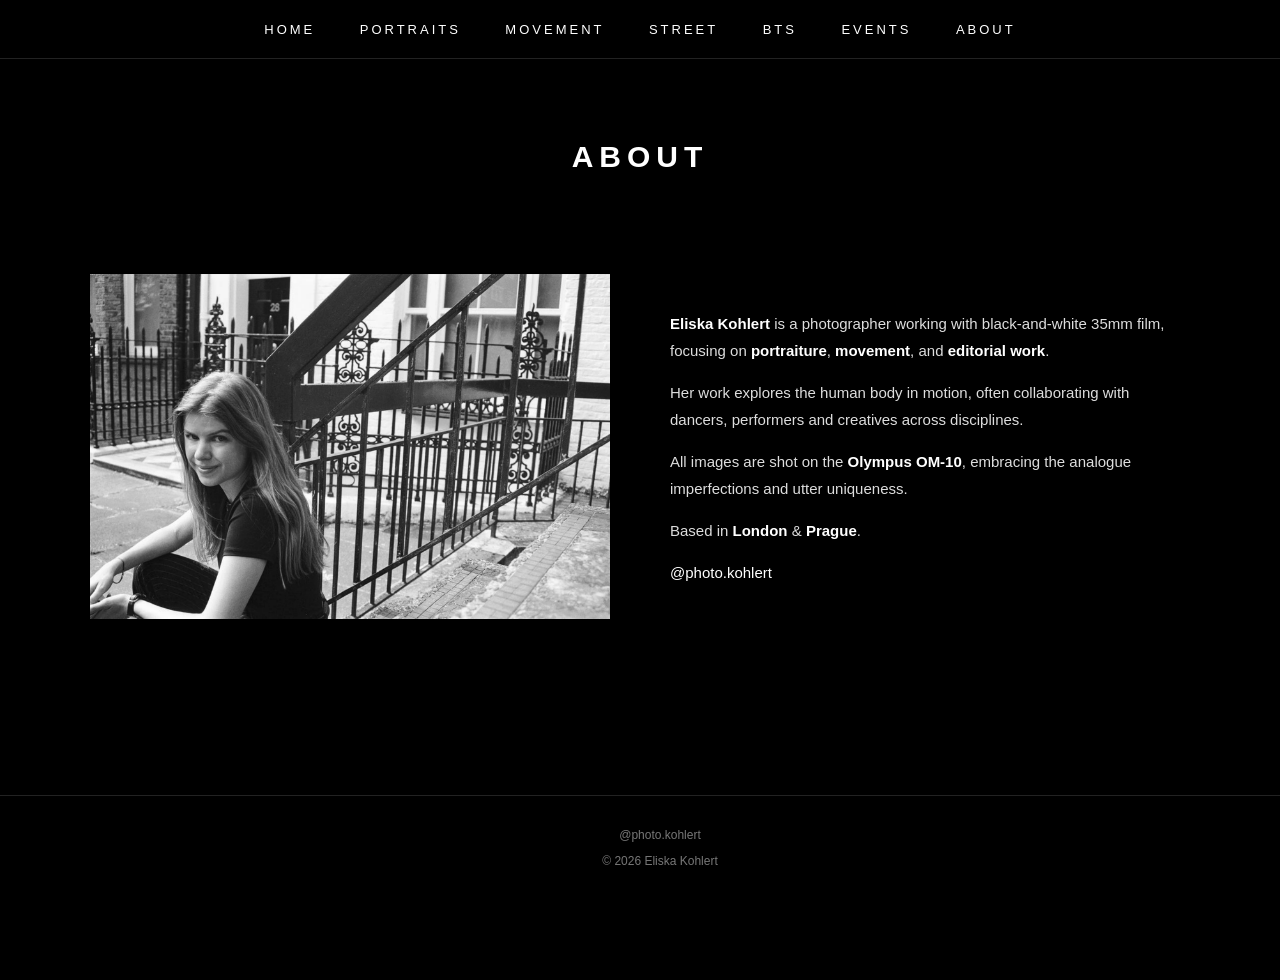
<file: about.html>
<!DOCTYPE html>
<html>
<head>
<meta charset="UTF-8">
<title>About</title>
<link rel="stylesheet" href="css/style.css">
</head>

<body>

<nav>
   <a href="index.html">Home</a>
   <a href="portraits.html">Portraits</a>
   <a href="movement.html">Movement</a>
   <a href="street.html">Street</a>
   <a href="bts.html">BTS</a>
   <a href="events.html">Events</a>
   <a href="about.html">About</a>
</nav>

<div class="about-page">

<h2 class="page-title">ABOUT</h2>

<!-- ABOUT CONTENT -->
<section class="about-wrapper">

<div class="about-image">
<img src="images/profile/profile_picture.png" alt="Profile Picture">
</div>

<div class="about-text">

<p>
<span class="highlight">Eliska Kohlert</span> is a photographer working with black-and-white 35mm film, focusing on <span class="highlight">portraiture</span>, <span class="highlight">movement</span>, and <span class="highlight">editorial work</span>.
</p>

<p>
Her work explores the human body in motion, often collaborating with dancers, performers and creatives across disciplines.
</p>

<p>
All images are shot on the <span class="highlight">Olympus OM-10</span>, embracing the analogue imperfections and utter uniqueness.
</p>

<p>
Based in <span class="highlight">London</span> & <span class="highlight">Prague</span>.
</p>

<p>
<a href="https://instagram.com/photo.kohlert" target="_blank">@photo.kohlert</a>
</p>

</div>

</section> <!-- about-wrapper -->

<!-- TESTIMONIALS (FULL WIDTH) -->
<section class="testimonials full-width">

<h3 class="testimonials-title">Selected Collaborations & Testimonials</h3>

<div class="testimonial-ticker">
<div class="testimonial-track">

<span>“The photos turned out absolutely beautifully, I would love to collaborate with Eliska again!” — @sienna_Nicole (model)</span>
<span>“[The pictures] are amazing! Eliska was so kind and can let me know whenever she needs a dancer again!” — @gretazapettini (ballet dancer)</span>
<span>“It was an absolute pleasure shooting with [Eliska]!!! Love the shots, they are amazing! [Eliska] was so lovely, I am sure our paths will cross at some point again in the future for a shoot! We got great images!” — @luke_mcchattie_ (model)</span>
<span>“Ahh it was such a pleasure to shoot with [Eliska], so comfortable right away! Thanks for having me, especially love the shots.” — @fayedeering (model)</span>
<span>“[Eliska] has done such a beautiful job, I love the shots!! They should print out beautifully.” — @projectensemble_ (business)</span>
<span>“I really love the BTS [Eliska] shot, honestly would love more. They came out great!!! Thank you [Eliska], for being part of my collection's shoot.” — @ceceche.official (designer)</span>
<span>“Thank you, [Eliska]!! The shots are so beautiful, I love the energy in them and how I can tell they are BTS. I am going to submit all these shots to press. [Eliska's] work is great, I'd love to have her on set with us again!” — @oliviablackfashion (designer)</span>
<span>“Wow wow wow!! These [shots] are amazing!” — @_____rav__________ (Royal Ballet Company ballet dancer)</span>

</div>
</div>

</section> <!-- testimonials -->

<footer class="site-footer">
<p>@photo.kohlert</p>
<p>© 2026 Eliska Kohlert</p>
</footer>

</div> <!-- about-page -->

</body>
</html>
</file>
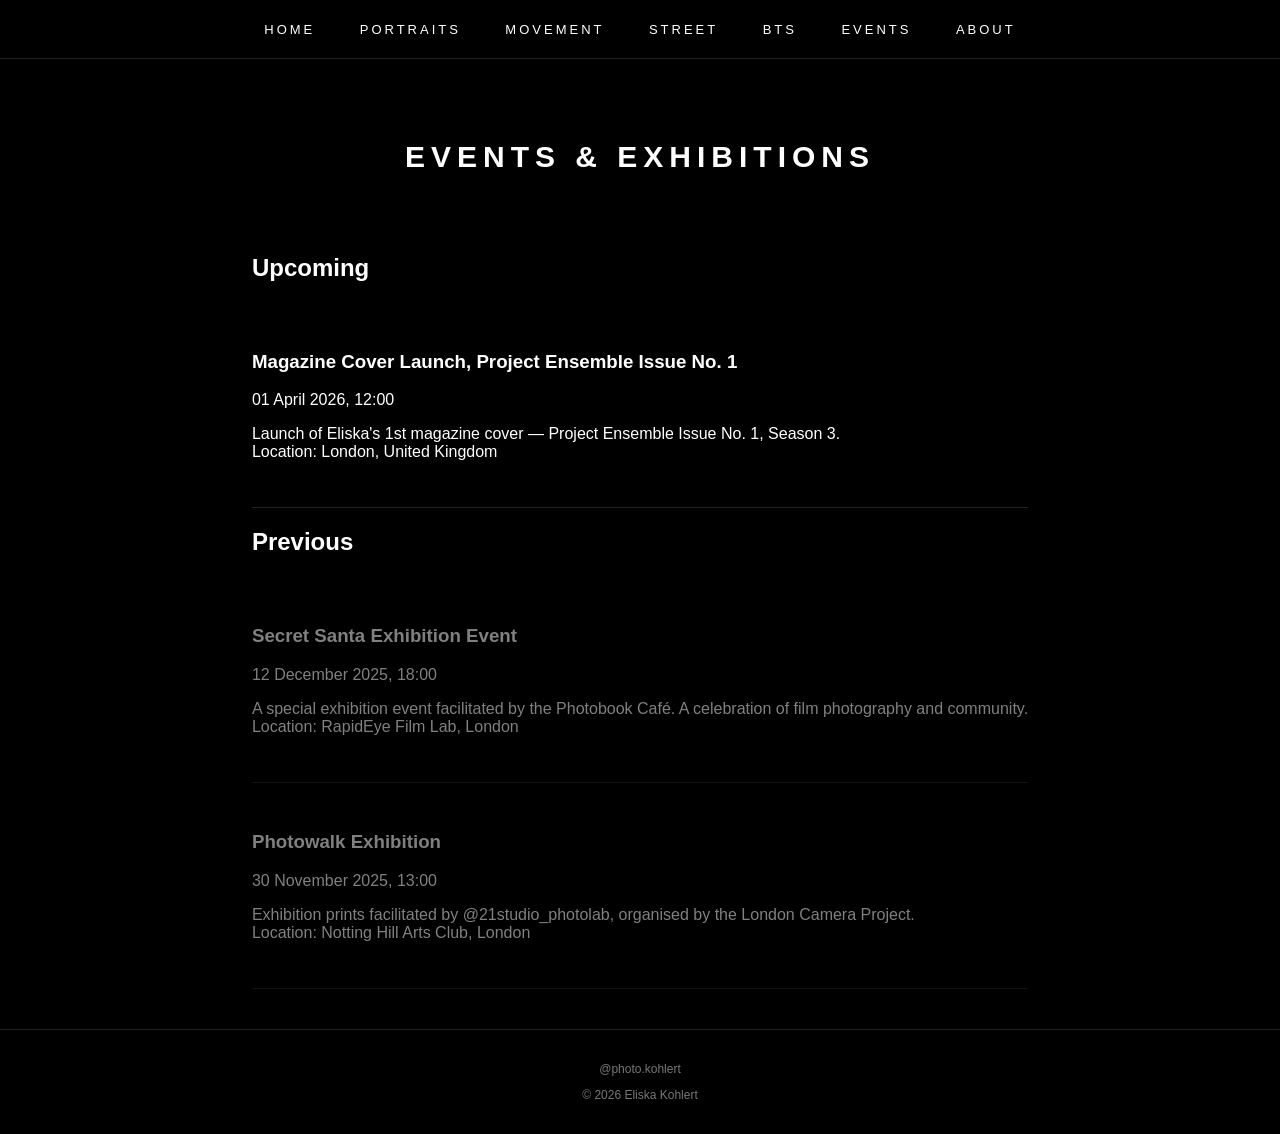
<file: events.html>
<!DOCTYPE html>
<html>
<head>
<meta charset="UTF-8">
<title>Events</title>
<link rel="stylesheet" href="css/style.css">
</head>

<body>

<nav>
   <a href="index.html">Home</a>
   <a href="portraits.html">Portraits</a>
   <a href="movement.html">Movement</a>
   <a href="street.html">Street</a>
   <a href="bts.html">BTS</a>
   <a href="events.html">Events</a>
   <a href="about.html">About</a>
</nav>

<h2 class="page-title">EVENTS & EXHIBITIONS</h2>

<section class="events-container">

<h2>Upcoming</h2>

<div class="event">
   <h3>Magazine Cover Launch, Project Ensemble Issue No. 1</h3>
   <p class="event-date">01 April 2026, 12:00</p>
   <p>
       Launch of Eliska's 1st magazine cover — Project Ensemble Issue No. 1, Season 3.<br>
       Location: London, United Kingdom
   </p>
</div>

<h2>Previous</h2>

<div class="event past">
   <h3>Secret Santa Exhibition Event</h3>
   <p class="event-date">12 December 2025, 18:00</p>
   <p>
       A special exhibition event facilitated by the Photobook Café. A celebration of film photography and community.<br>
       Location: RapidEye Film Lab, London
   </p>
</div>

<div class="event past">
   <h3>Photowalk Exhibition</h3>
   <p class="event-date">30 November 2025, 13:00</p>
   <p>
       Exhibition prints facilitated by @21studio_photolab, organised by the London Camera Project.<br>
       Location: Notting Hill Arts Club, London
   </p>
</div>

</section>

<footer class="site-footer">
<p>@photo.kohlert</p>
<p>© 2026 Eliska Kohlert</p>
</footer>

</body>
</html>
</file>
<file: css/style.css>
/* RESET + BASE */

html, body {
height: 100%;
margin: 0;
}

body {
background: black;
color: white;
font-family: Helvetica, Arial, sans-serif;
padding-top: 80px;
overflow-x: hidden;
display: flex;
flex-direction: column;
min-height: 100vh;
}

/* NAV */

nav {
position: fixed;
top: 0;
width: 100%;
background: black;
border-bottom: 1px solid #222;
padding: 20px 0;
text-align: center;
z-index: 1000;
}

nav a {
color: white;
margin: 0 20px;
text-decoration: none;
letter-spacing: 3px;
text-transform: uppercase;
font-size: 13px;
}

nav a:hover {
opacity: 0.5;
}

/* HERO */

.hero {
height: 100vh;
position: relative;
display: flex;
justify-content: center;
align-items: center;
text-align: center;
overflow: hidden;
}

.hero::before {
content: "";
position: absolute;
top: 0;
left: 0;
width: 100%;
height: 100%;

background:
linear-gradient(rgba(0,0,0,0.65), rgba(0,0,0,0.85)),
url("../images/movement/unnamed.png");

/* KEY FIX — enables horizontal movement */
background-size: 160% auto;

/* CONTROL POSITION HERE */
background-position: -2% 65%;

background-repeat: no-repeat;
filter: grayscale(100%);
z-index: -2;
}

/* FILM GRAIN */

.hero::after {
content: "";
position: absolute;
top: 0;
left: 0;
width: 100%;
height: 100%;
background: url("https://grainy-gradients.vercel.app/noise.svg");
opacity: 0.08;
z-index: -1;
}

/* HERO TEXT */

.hero-text {
z-index: 2;
}

.hero h1 {
font-size: 42px;
letter-spacing: 8px;
margin-bottom: 10px;
}

.hero p {
font-size: 13px;
letter-spacing: 3px;
color: #ccc;
}

/* TITLES */

.page-title {
text-align: center;
font-size: 30px;
letter-spacing: 6px;
margin: 60px 0 20px 0;
}

/* GALLERY */

.gallery {
display: grid;
grid-template-columns: repeat(auto-fit, minmax(300px, 1fr));
gap: 20px;
padding: 40px;
}

.gallery img {
width: 100%;
height: 400px;
object-fit: cover;
filter: grayscale(100%);
cursor: pointer;
transition: 0.3s ease;
}

.gallery img:hover {
transform: scale(1.05);
filter: grayscale(0%);
}

/* LIGHTBOX */

#lightbox {
display: none;
position: fixed;
top: 0;
left: 0;
width: 100%;
height: 100%;
background: rgba(0,0,0,0.95);
justify-content: center;
align-items: center;
z-index: 2000;
}

#lightbox img {
max-width: 90%;
max-height: 90%;
}

/* EVENTS */

.events-container {
max-width: 900px;
margin: auto;
padding: 40px;
}

.event {
border-bottom: 1px solid #222;
padding: 30px 0;
}

.event.past {
opacity: 0.5;
}

/* ABOUT */

.about-wrapper {
display: grid;
grid-template-columns: 1fr 1fr;
gap: 60px;
max-width: 1100px;
margin: auto;
padding: 80px 40px;
align-items: center;
}

.about-image img {
width: 100%;
filter: grayscale(100%);
box-shadow: 0 10px 30px rgba(0,0,0,0.5);
}

.about-text {
font-size: 15px;
line-height: 1.8;
color: #ddd;
}

.about-text .highlight {
color: white;
font-weight: 600;
}

/* FOOTER — FIXED */

.site-footer {
text-align: center;
padding: 20px;
font-size: 12px;
color: #777;
border-top: 1px solid #222;
}

/* PREVENT CONTENT HIDING BEHIND FOOTER */

body::after {
content: "";
display: block;
height: 60px;
}

/* MOBILE */

@media (max-width: 768px) {

.about-wrapper {
grid-template-columns: 1fr;
}

.hero h1 {
font-size: 28px;
}

.gallery {
padding: 20px;
}

}

/* ONLY ABOUT PAGE — FIXED FOOTER */

.about-page {
min-height: calc(100vh - 80px); /* account for nav */
display: flex;
flex-direction: column;
}

.about-page .site-footer {
position: fixed;
bottom: 0;
left: 0;
width: 100%;
background: black;
}

/* TESTIMONIALS — FULL WIDTH TICKER */

.testimonials {
margin: 100px 0 40px 0;
overflow: hidden;
position: relative;
}

/* TRUE FULL WIDTH BREAKOUT */
.testimonials.full-width {
position: relative;
left: 50%;
right: 50%;
margin-left: -50vw;
margin-right: -50vw;
width: 100vw;
}

.testimonials-title {
text-align: center;
font-size: 14px;
letter-spacing: 4px;
margin-bottom: 30px;
color: #888;
text-transform: uppercase;
}

.testimonial-ticker {
width: 100%;
overflow: hidden;
}

.testimonial-track {
display: flex;
gap: 80px;
white-space: nowrap;
width: max-content;
animation: scroll 90s linear infinite;
}

.testimonial-track span {
font-size: 14px;
color: #ccc;
letter-spacing: 1px;
}

/* ANIMATION */

@keyframes scroll {
0% {
transform: translateX(0);
}
100% {
transform: translateX(-50%);
}
}

/* EDGE FADE */

.testimonials::before,
.testimonials::after {
content: "";
position: absolute;
top: 0;
width: 100px;
height: 100%;
z-index: 2;
pointer-events: none;
}

.testimonials::before {
left: 0;
background: linear-gradient(to right, black, transparent);
}

.testimonials::after {
right: 0;
background: linear-gradient(to left, black, transparent);
}

.about-text a {
    color: white;
    text-decoration: none; /* optional: removes underline */
}

.about-text a:hover {
    opacity: 0.7; /* optional: subtle hover effect */
}
</file>
